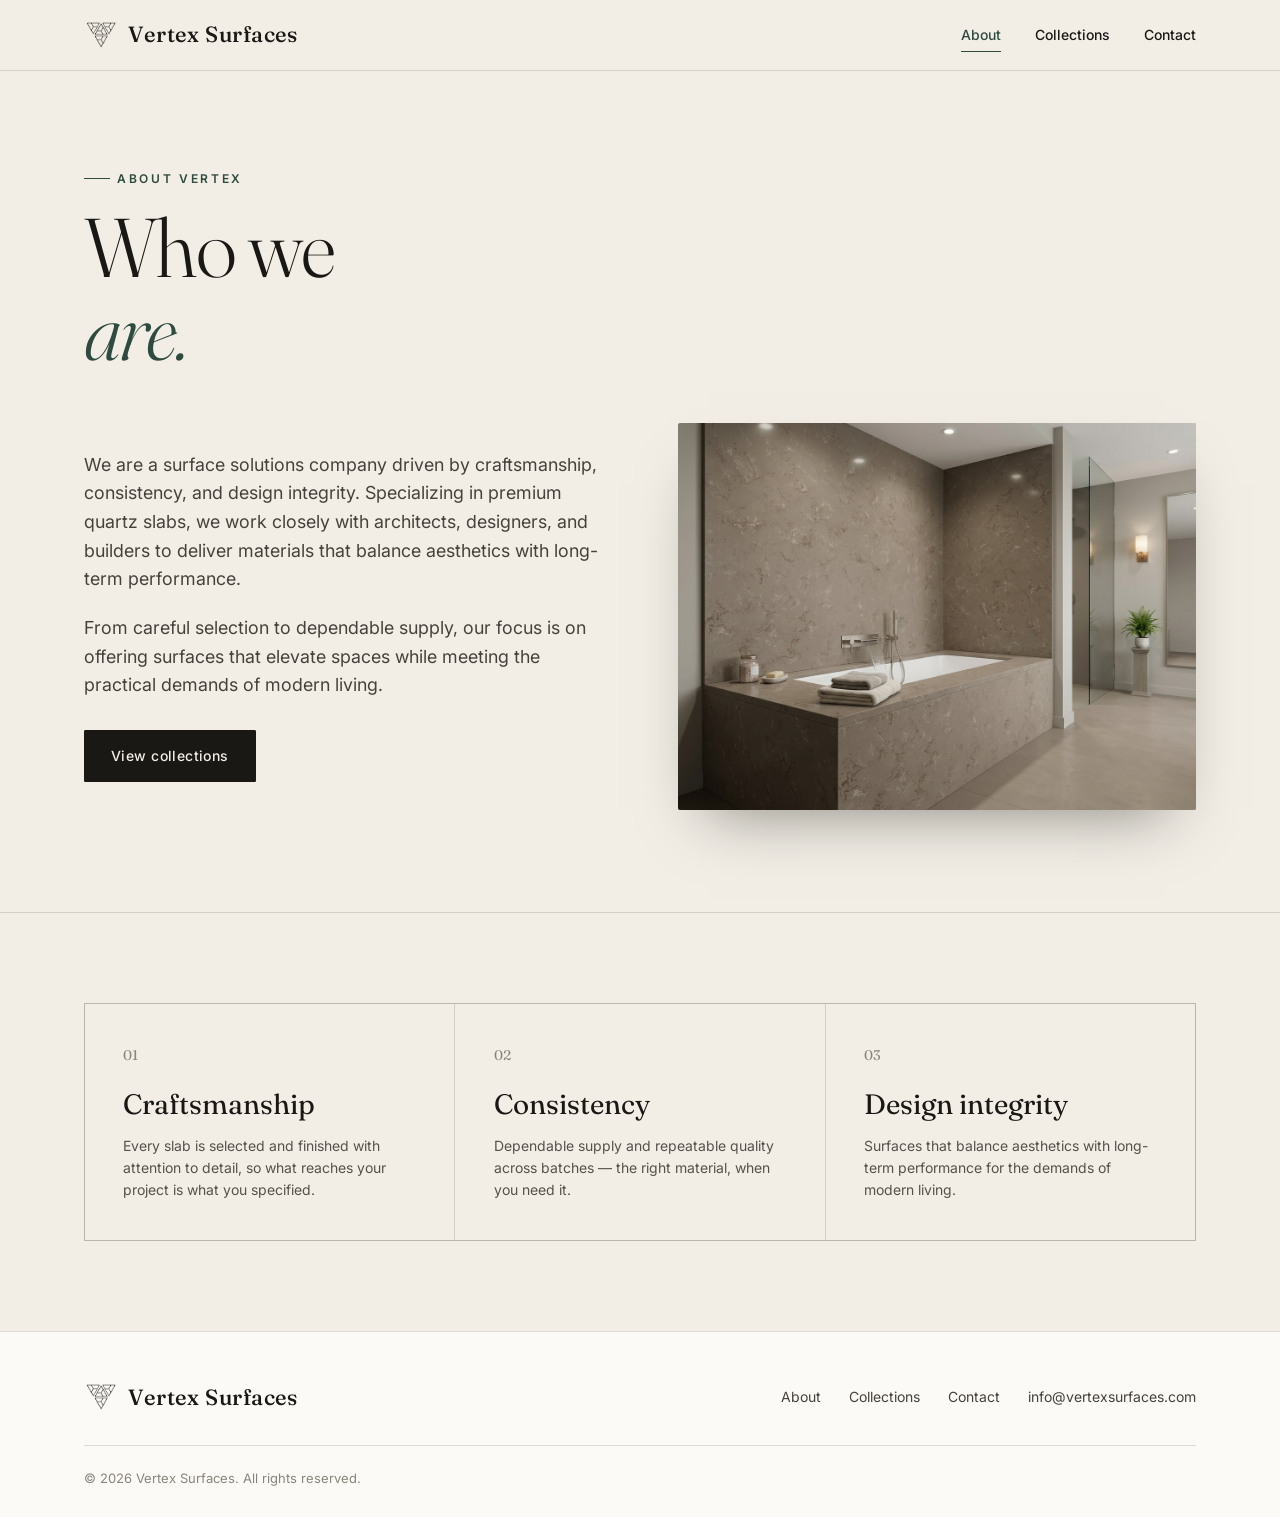
<file: index.html>
<!DOCTYPE html>
<html lang="en">
<head>
<meta charset="UTF-8">
<meta name="viewport" content="width=device-width, initial-scale=1.0">
<title>Vertex Surfaces — Who We Are</title>
<link rel="preconnect" href="https://fonts.googleapis.com">
<link rel="preconnect" href="https://fonts.gstatic.com" crossorigin>
<link href="https://fonts.googleapis.com/css2?family=Fraunces:ital,opsz,wght@0,9..144,300..700;1,9..144,400&family=Inter:wght@400;500;600&display=swap" rel="stylesheet">
<link rel="stylesheet" href="styles.css">
</head>
<body>

<header class="nav">
  <div class="wrap nav-inner">
    <!-- LOGO: replace the span below with <img src="logo.svg" class="logo" alt="Vertex Surfaces"> -->
    <a class="brand" href="index.html"><img class="logo" src="mark.png" alt="" aria-hidden="true">Vertex Surfaces</a>
    <nav class="nav-links" id="navLinks" aria-label="Primary">
      <a href="index.html" class="active">About</a>
      <a href="collections.html">Collections</a>
      <a href="contact.html">Contact</a>
    </nav>
    <button class="burger" id="burger" aria-label="Menu" aria-expanded="false"><span></span><span></span><span></span></button>
  </div>
</header>

<main>
  <section class="page-head">
    <div class="wrap">
      <span class="eyebrow">About Vertex</span>
      <h1>Who we<br><em>are.</em></h1>
    </div>
  </section>

  <section class="wrap">
    <div class="about-grid">
      <div class="copy reveal">
        <p>We are a surface solutions company driven by craftsmanship, consistency, and design integrity. Specializing in premium quartz slabs, we work closely with architects, designers, and builders to deliver materials that balance aesthetics with long-term performance.</p>
        <p>From careful selection to dependable supply, our focus is on offering surfaces that elevate spaces while meeting the practical demands of modern living.</p>
        <div style="margin-top:30px"><a href="collections.html" class="btn btn-solid">View collections</a></div>
      </div>
      <div class="about-visual slab reveal"><img src="home-visual.png" alt="Vertex quartz surfaces in a modern bathroom"></div>
    </div>
  </section>

  <section class="values">
    <div class="wrap">
      <div class="values-grid reveal">
        <div class="value"><span class="num">01</span><h3>Craftsmanship</h3><p>Every slab is selected and finished with attention to detail, so what reaches your project is what you specified.</p></div>
        <div class="value"><span class="num">02</span><h3>Consistency</h3><p>Dependable supply and repeatable quality across batches — the right material, when you need it.</p></div>
        <div class="value"><span class="num">03</span><h3>Design integrity</h3><p>Surfaces that balance aesthetics with long-term performance for the demands of modern living.</p></div>
      </div>
    </div>
  </section>
</main>

<footer>
  <div class="wrap">
    <div class="foot-top">
      <a class="brand" href="index.html"><img class="logo" src="mark.png" alt="" aria-hidden="true">Vertex Surfaces</a>
      <div class="foot-links">
        <a href="index.html">About</a>
        <a href="collections.html">Collections</a>
        <a href="contact.html">Contact</a>
        <a href="mailto:info@vertexsurfaces.com">info@vertexsurfaces.com</a>
      </div>
    </div>
    <div class="foot-bottom">
      <span>© 2026 Vertex Surfaces. All rights reserved.</span>
    </div>
  </div>
</footer>

<script src="script.js"></script>
</body>
</html>
</file>
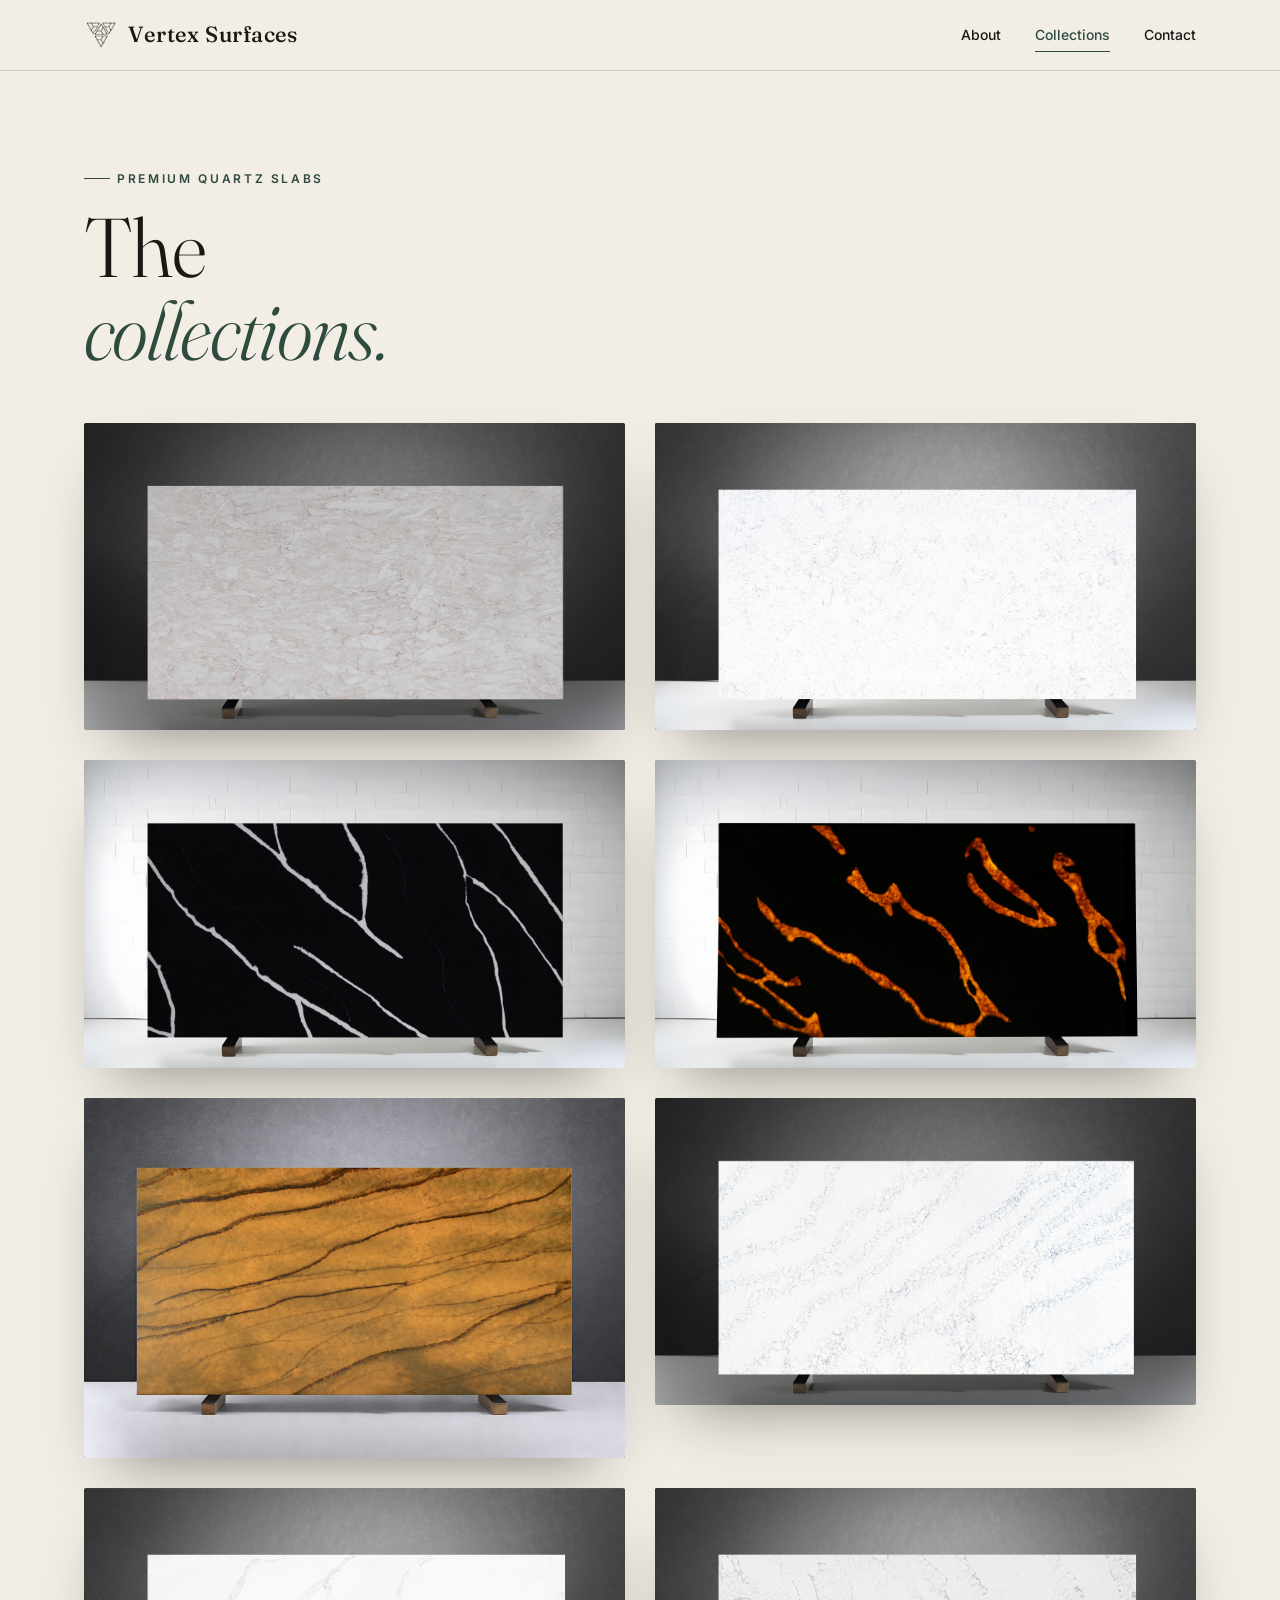
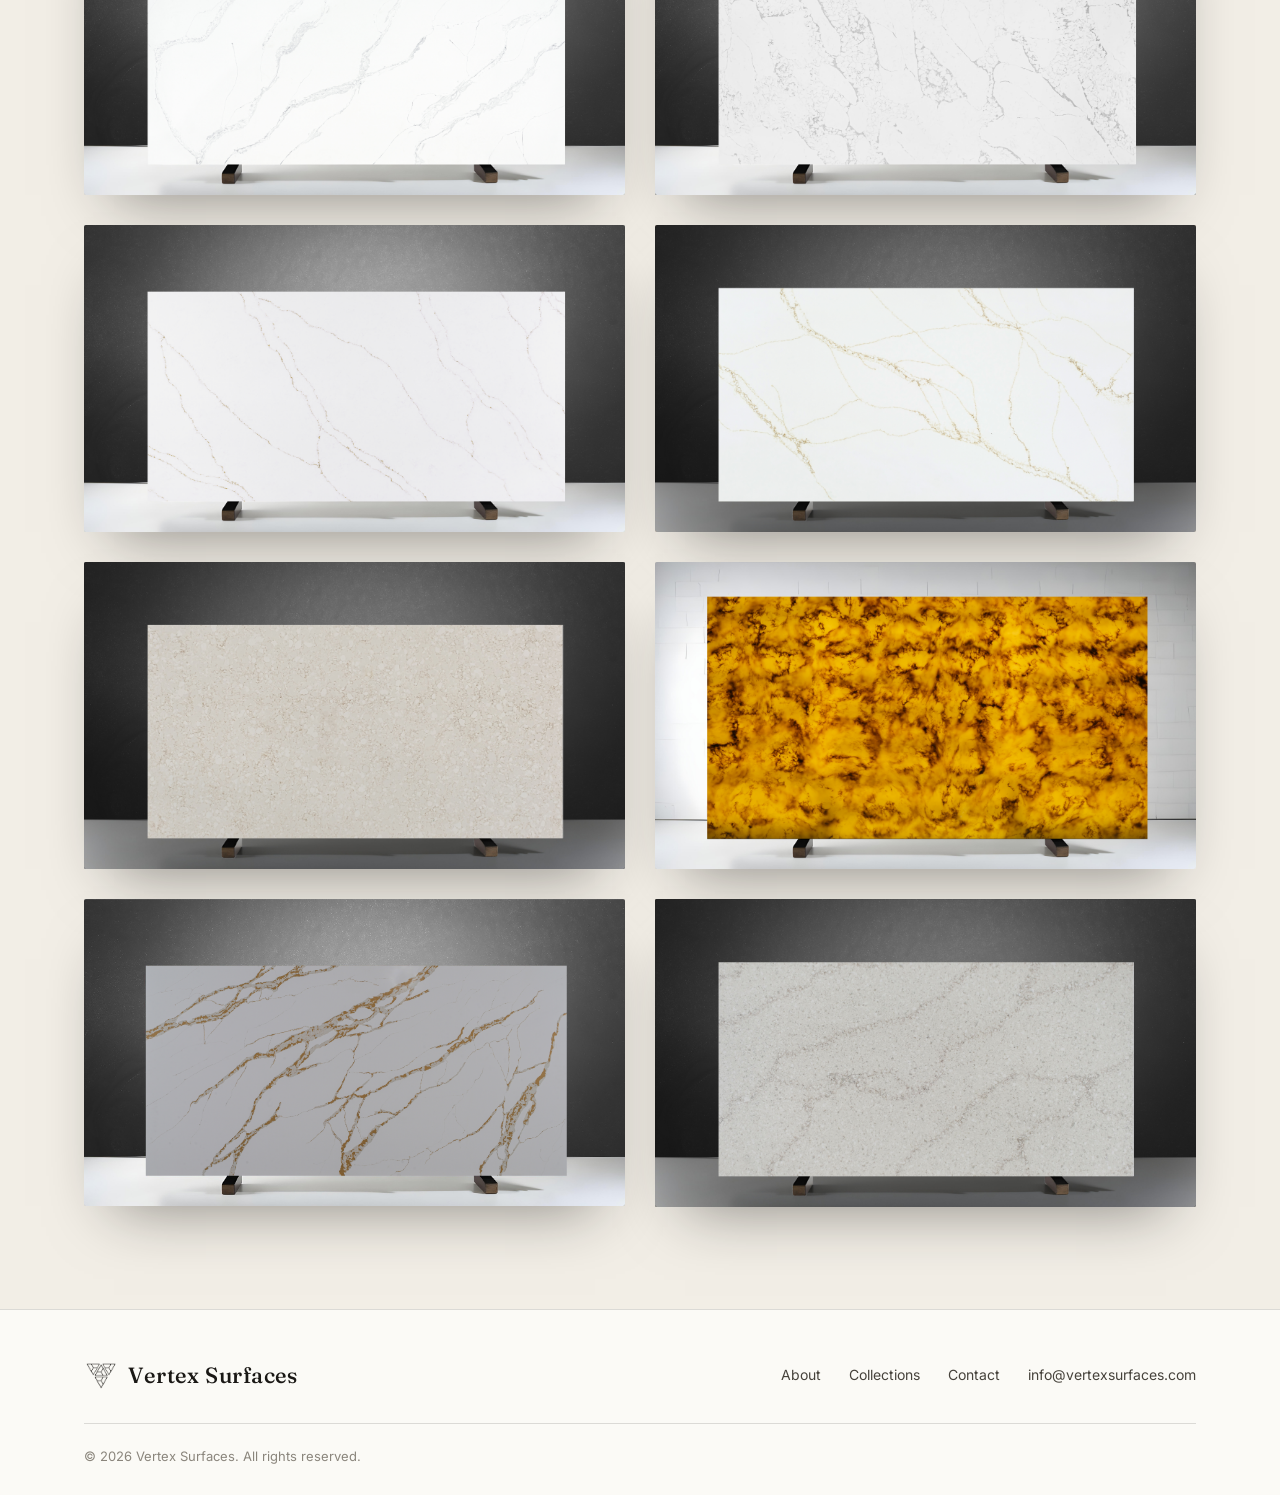
<file: collections.html>
<!DOCTYPE html>
<html lang="en">
<head>
<meta charset="UTF-8">
<meta name="viewport" content="width=device-width, initial-scale=1.0">
<title>Vertex Surfaces — Collections</title>
<link rel="preconnect" href="https://fonts.googleapis.com">
<link rel="preconnect" href="https://fonts.gstatic.com" crossorigin>
<link href="https://fonts.googleapis.com/css2?family=Fraunces:ital,opsz,wght@0,9..144,300..700;1,9..144,400&family=Inter:wght@400;500;600&display=swap" rel="stylesheet">
<link rel="stylesheet" href="styles.css">
</head>
<body>

<header class="nav">
  <div class="wrap nav-inner">
    <a class="brand" href="index.html"><img class="logo" src="mark.png" alt="" aria-hidden="true">Vertex Surfaces</a>
    <nav class="nav-links" id="navLinks" aria-label="Primary">
      <a href="index.html">About</a>
      <a href="collections.html" class="active">Collections</a>
      <a href="contact.html">Contact</a>
    </nav>
    <button class="burger" id="burger" aria-label="Menu" aria-expanded="false"><span></span><span></span><span></span></button>
  </div>
</header>

<main>
  <section class="page-head">
    <div class="wrap">
      <span class="eyebrow">Premium quartz slabs</span>
      <h1>The<br><em>collections.</em></h1>
    </div>
  </section>

  <section class="wrap">
    <!-- Each card is a slot for one slab. To add a real photo, put an <img> inside the .slab div
         and delete that card's <span class="placeholder-note">. Edit the name + category text freely. -->
    <div class="coll-grid" id="grid">
      <article class="card reveal v1" data-cat="veined">
        <div class="slab"><img src="slab-1.jpg" alt="Quartz slab 1" loading="lazy"></div>
      </article>
      <article class="card reveal v2" data-cat="dark">
        <div class="slab"><img src="slab-2.jpg" alt="Quartz slab 2" loading="lazy"></div>
      </article>
      <article class="card reveal v3" data-cat="light">
        <div class="slab"><img src="slab-3.jpg" alt="Quartz slab 3" loading="lazy"></div>
      </article>
      <article class="card reveal v4" data-cat="warm">
        <div class="slab"><img src="slab-4.jpg" alt="Quartz slab 4" loading="lazy"></div>
      </article>
      <article class="card reveal v5" data-cat="dark">
        <div class="slab"><img src="slab-5.png" alt="Quartz slab 5" loading="lazy"></div>
      </article>
      <article class="card reveal v6" data-cat="light">
        <div class="slab"><img src="slab-6.jpg" alt="Quartz slab 6" loading="lazy"></div>
      </article>
      <article class="card reveal v1" data-cat="veined">
        <div class="slab"><img src="slab-7.jpg" alt="Quartz slab 7" loading="lazy"></div>
      </article>
      <article class="card reveal v2" data-cat="dark">
        <div class="slab"><img src="slab-8.jpg" alt="Quartz slab 8" loading="lazy"></div>
      </article>
      <article class="card reveal v3" data-cat="light">
        <div class="slab"><img src="slab-9.jpg" alt="Quartz slab 9" loading="lazy"></div>
      </article>
      <article class="card reveal v4" data-cat="warm">
        <div class="slab"><img src="slab-10.jpg" alt="Quartz slab 10" loading="lazy"></div>
      </article>
      <article class="card reveal v5" data-cat="dark">
        <div class="slab"><img src="slab-11.jpg" alt="Quartz slab 11" loading="lazy"></div>
      </article>
      <article class="card reveal v6" data-cat="light">
        <div class="slab"><img src="slab-12.jpg" alt="Quartz slab 12" loading="lazy"></div>
      </article>
      <article class="card reveal v1" data-cat="veined">
        <div class="slab"><img src="slab-13.jpg" alt="Quartz slab 13" loading="lazy"></div>
      </article>
      <article class="card reveal v2" data-cat="dark">
        <div class="slab"><img src="slab-14.jpg" alt="Quartz slab 14" loading="lazy"></div>
      </article>
    </div>
  </section>
</main>

<footer>
  <div class="wrap">
    <div class="foot-top">
      <a class="brand" href="index.html"><img class="logo" src="mark.png" alt="" aria-hidden="true">Vertex Surfaces</a>
      <div class="foot-links">
        <a href="index.html">About</a>
        <a href="collections.html">Collections</a>
        <a href="contact.html">Contact</a>
        <a href="mailto:info@vertexsurfaces.com">info@vertexsurfaces.com</a>
      </div>
    </div>
    <div class="foot-bottom">
      <span>© 2026 Vertex Surfaces. All rights reserved.</span>
    </div>
  </div>
</footer>

<script src="script.js"></script>
</body>
</html>
</file>
<file: styles.css>
/* ============================================================
   VERTEX SURFACES — shared stylesheet
   Used by: index.html (About), collections.html, contact.html
   ============================================================ */

:root{
  /* Palette — quarried stone */
  --bone:#F2EEE6;        /* limestone background */
  --paper:#FBFAF6;       /* lighter card paper */
  --ink:#1A1815;         /* graphite text */
  --stone:#8A857C;       /* mid grey */
  --sand:#B8A78F;        /* warm sandstone */
  --serpentine:#2F4A3F;  /* mineral green accent */
  --serp-soft:#3E6353;
  --line:rgba(26,24,21,.14);

  --maxw:1240px;
  --gut:clamp(20px,5vw,72px);
  --display:"Fraunces",Georgia,serif;
  --body:"Inter",system-ui,sans-serif;
}

*{box-sizing:border-box;margin:0;padding:0}
html{scroll-behavior:smooth}
body{
  background:var(--bone);
  color:var(--ink);
  font-family:var(--body);
  font-size:16px;
  line-height:1.6;
  -webkit-font-smoothing:antialiased;
  overflow-x:hidden;
  display:flex;
  flex-direction:column;
  min-height:100vh;
}
a{color:inherit;text-decoration:none}
img{max-width:100%;display:block}
::selection{background:var(--serpentine);color:var(--bone)}

.wrap{max-width:var(--maxw);margin:0 auto;padding-inline:var(--gut);width:100%}
main{flex:1}
.eyebrow{
  font-size:12px;letter-spacing:.22em;text-transform:uppercase;
  color:var(--serpentine);font-weight:600;
  display:inline-flex;align-items:center;gap:.6em;
}
.eyebrow::before{content:"";width:26px;height:1px;background:var(--serpentine);display:inline-block}

/* ---------- NAV ---------- */
header.nav{
  position:sticky;top:0;z-index:50;
  background:rgba(242,238,230,.82);
  backdrop-filter:blur(12px);
  border-bottom:1px solid var(--line);
}
.nav-inner{display:flex;align-items:center;justify-content:space-between;height:70px}
.brand{font-family:var(--display);font-size:22px;font-weight:500;letter-spacing:.02em;display:flex;align-items:center;gap:10px}
/* LOGO: replace .mark with <img src="logo.svg" class="logo"> when ready */
.brand .mark{width:22px;height:22px;border-radius:2px;background:
  linear-gradient(135deg,var(--ink) 0 48%, var(--serpentine) 48% 52%, var(--sand) 52% 100%);}
.brand .logo{height:30px;width:auto}
.nav-links{display:flex;gap:34px;align-items:center}
.nav-links a{font-size:14px;font-weight:500;color:var(--ink);position:relative;padding:4px 0}
.nav-links a::after{content:"";position:absolute;left:0;bottom:-2px;width:0;height:1.5px;background:var(--serpentine);transition:width .3s ease}
.nav-links a:hover::after,.nav-links a:focus-visible::after,.nav-links a.active::after{width:100%}
.nav-links a.active{color:var(--serpentine)}
.nav-cta{background:var(--ink);color:var(--bone);padding:10px 20px;border-radius:1px;font-size:13px;letter-spacing:.04em}
.nav-cta::after{display:none!important}
.nav-cta:hover{background:var(--serpentine)}
.burger{display:none;background:none;border:0;cursor:pointer;width:40px;height:40px;flex-direction:column;justify-content:center;gap:5px}
.burger span{display:block;height:2px;width:22px;background:var(--ink);transition:.3s}

/* ---------- PAGE HEADER ---------- */
.page-head{padding:clamp(48px,7vw,96px) 0 clamp(32px,4vw,56px)}
.page-head h1{
  font-family:var(--display);font-weight:300;
  font-size:clamp(40px,6.5vw,84px);line-height:1;letter-spacing:-.02em;margin-top:18px;
}
.page-head h1 em{font-style:italic;color:var(--serpentine)}

/* ---------- BUTTONS ---------- */
.btn{display:inline-block;padding:14px 26px;border-radius:1px;font-size:14px;font-weight:500;letter-spacing:.03em;transition:.25s;cursor:pointer;border:1px solid var(--ink)}
.btn-solid{background:var(--ink);color:var(--bone);border-color:var(--ink)}
.btn-solid:hover{background:var(--serpentine);border-color:var(--serpentine)}
.btn-ghost:hover{background:var(--ink);color:var(--bone)}

/* ---------- ABOUT PAGE ---------- */
.about-grid{display:grid;grid-template-columns:1fr 1fr;gap:clamp(40px,6vw,90px);align-items:center;padding-bottom:clamp(56px,8vw,110px)}
.about-grid .copy p{font-size:clamp(16px,1.4vw,19px);color:#46423b;max-width:54ch}
.about-grid .copy p + p{margin-top:20px}
.about-visual{aspect-ratio:4/5;width:100%}
.about-visual:has(img){aspect-ratio:auto}
.values{border-top:1px solid var(--line);padding-block:clamp(48px,7vw,96px)}
.values-grid{display:grid;grid-template-columns:repeat(3,1fr);gap:1px;background:var(--line);border:1px solid var(--line)}
.value{background:var(--bone);padding:clamp(26px,3vw,40px);transition:.3s}
.value:hover{background:var(--ink);color:var(--bone)}
.value .num{font-family:var(--display);font-size:14px;color:var(--stone)}
.value:hover .num{color:var(--sand)}
.value h3{font-family:var(--display);font-weight:400;font-size:clamp(22px,2.6vw,28px);margin:14px 0 8px}
.value p{font-size:14px;color:#56514a}
.value:hover p{color:#cfc7ba}

/* ---------- SLAB (procedural placeholder for real photos) ---------- */
.slab{position:relative;border-radius:2px;overflow:hidden;box-shadow:0 30px 60px -30px rgba(26,24,21,.5);background:#cfc7ba}
.slab::before{content:"";position:absolute;inset:0;background:
  radial-gradient(120% 90% at 20% 10%, rgba(255,255,255,.55), transparent 55%),
  radial-gradient(140% 120% at 85% 90%, rgba(47,74,63,.20), transparent 60%),
  repeating-linear-gradient(115deg, rgba(120,110,95,.12) 0 2px, transparent 2px 9px),
  linear-gradient(125deg,#e9e3d8,#c7beb0 45%,#d8d1c4 70%,#b9b0a1)}
.slab::after{content:"";position:absolute;inset:0;mix-blend-mode:multiply;opacity:.5;background:
  conic-gradient(from 200deg at 35% 30%, transparent, rgba(80,72,60,.4) 18%, transparent 30%),
  conic-gradient(from 20deg at 70% 75%, transparent, rgba(80,72,60,.35) 14%, transparent 26%)}
/* When you add a real image, drop <img> inside .slab — this hides the texture */
.slab img{position:relative;display:block;width:100%;height:auto;z-index:1}
/* A slab holding a real photo sizes to the image (no crop) and drops the fixed frame */
.slab:has(img){background:#efeae1}
.slab .placeholder-note{position:absolute;inset:0;z-index:2;display:flex;align-items:center;justify-content:center;
  font-size:12px;letter-spacing:.14em;text-transform:uppercase;color:rgba(26,24,21,.5);text-align:center;padding:14px}

/* per-card texture variants */
.v2 .slab::before{background:radial-gradient(110% 80% at 80% 20%, rgba(255,255,255,.5),transparent 50%),repeating-linear-gradient(60deg, rgba(40,38,34,.5) 0 1px, transparent 1px 14px),linear-gradient(160deg,#2a2722,#3a352d 60%,#23211c)}
.v2 .slab::after{opacity:.4;background:conic-gradient(from 120deg at 40% 60%,transparent,rgba(200,190,170,.3) 12%,transparent 24%)}
.v2 .slab .placeholder-note{color:rgba(255,255,255,.55)}
.v3 .slab::before{background:radial-gradient(120% 90% at 30% 80%, rgba(255,255,255,.6),transparent 55%),repeating-linear-gradient(135deg, rgba(47,74,63,.18) 0 2px, transparent 2px 11px),linear-gradient(135deg,#d7ddd4,#a9b8ad 55%,#c4cdc2)}
.v4 .slab::before{background:radial-gradient(130% 100% at 70% 30%, rgba(255,255,255,.55),transparent 55%),repeating-linear-gradient(100deg, rgba(120,90,60,.16) 0 2px, transparent 2px 10px),linear-gradient(140deg,#e6d8c4,#cdb595 60%,#dcccb4)}
.v5 .slab::before{background:radial-gradient(110% 90% at 25% 20%, rgba(255,255,255,.45),transparent 50%),repeating-linear-gradient(80deg, rgba(30,30,38,.4) 0 1px, transparent 1px 13px),linear-gradient(150deg,#3b3c44,#54565f 55%,#2f3038)}
.v5 .slab .placeholder-note{color:rgba(255,255,255,.55)}
.v6 .slab::before{background:radial-gradient(120% 90% at 60% 70%, rgba(255,255,255,.6),transparent 55%),repeating-linear-gradient(125deg, rgba(110,100,86,.14) 0 2px, transparent 2px 8px),linear-gradient(120deg,#f0ece2,#ddd6c8 50%,#eae4d8)}

/* ---------- COLLECTIONS PAGE ---------- */
.filters{display:flex;gap:10px;flex-wrap:wrap;margin-bottom:34px}
.chip{font-size:13px;font-weight:500;padding:9px 18px;border:1px solid var(--line);border-radius:40px;background:transparent;cursor:pointer;transition:.2s;font-family:var(--body)}
.chip.active,.chip:hover{background:var(--ink);color:var(--bone);border-color:var(--ink)}
.coll-grid{display:grid;grid-template-columns:repeat(2,1fr);gap:clamp(18px,2.4vw,30px);padding-bottom:clamp(56px,8vw,110px)}
.card{transition:transform .35s ease}
.card:hover{transform:translateY(-6px)}
.card .slab{aspect-ratio:4/3}
.card .slab:has(img){aspect-ratio:auto}
.card-meta{display:flex;justify-content:space-between;align-items:baseline;padding-top:14px}
.card-meta h3{font-family:var(--display);font-weight:400;font-size:21px;letter-spacing:-.01em}
.card-meta .cat{font-size:12px;letter-spacing:.12em;text-transform:uppercase;color:var(--stone)}

/* ---------- CONTACT PAGE ---------- */
.contact-grid{display:grid;grid-template-columns:1fr 1fr;gap:clamp(34px,5vw,70px);padding-bottom:clamp(56px,8vw,110px)}
.field{margin-bottom:18px}
.field label{display:block;font-size:13px;letter-spacing:.04em;margin-bottom:7px;color:#46423b}
.field input,.field select,.field textarea{width:100%;padding:13px 15px;border:1px solid var(--line);border-radius:1px;background:var(--paper);font-family:var(--body);font-size:15px;color:var(--ink);transition:.2s}
.field input:focus,.field select:focus,.field textarea:focus{outline:2px solid var(--serpentine);outline-offset:0;border-color:var(--serpentine)}
.field textarea{resize:vertical;min-height:120px}
.contact-info dt{font-size:12px;letter-spacing:.14em;text-transform:uppercase;color:var(--stone);margin-top:24px}
.contact-info dd{font-family:var(--display);font-size:20px;margin-top:6px}
.contact-info dd:first-of-type{margin-top:0}
.contact-info a:hover{color:var(--serpentine)}

/* ---------- FOOTER ---------- */
footer{background:var(--paper);border-top:1px solid var(--line);padding-block:48px 28px;margin-top:auto}
.foot-top{display:flex;justify-content:space-between;gap:30px;flex-wrap:wrap;padding-bottom:30px;border-bottom:1px solid var(--line)}
.foot-links{display:flex;gap:28px;flex-wrap:wrap;align-items:center}
.foot-links a{font-size:14px;color:#46423b}
.foot-links a:hover{color:var(--serpentine)}
.foot-bottom{display:flex;justify-content:space-between;gap:16px;flex-wrap:wrap;padding-top:22px;font-size:13px;color:var(--stone)}

/* ---------- REVEAL ---------- */
.reveal{opacity:0;transform:translateY(24px);transition:opacity .7s ease,transform .7s ease}
.reveal.in{opacity:1;transform:none}

/* ---------- RESPONSIVE ---------- */
@media (max-width:920px){
  .about-grid{grid-template-columns:1fr;gap:36px}
  .about-visual{max-width:440px}
  .values-grid{grid-template-columns:1fr}
  .contact-grid{grid-template-columns:1fr}
}
@media (max-width:640px){
  .nav-links{position:fixed;inset:70px 0 auto 0;background:var(--bone);flex-direction:column;gap:0;padding:8px var(--gut) 22px;border-bottom:1px solid var(--line);transform:translateY(-130%);transition:transform .35s ease;align-items:stretch}
  .nav-links.open{transform:translateY(0)}
  .nav-links a{padding:14px 0;border-bottom:1px solid var(--line)}
  .nav-links .nav-cta{text-align:center;margin-top:12px;border-bottom:0}
  .burger{display:flex}
  .coll-grid{grid-template-columns:1fr;gap:16px}
}
@media (prefers-reduced-motion:reduce){
  *{animation:none!important;scroll-behavior:auto!important}
  .reveal{opacity:1;transform:none}
}
</file>
